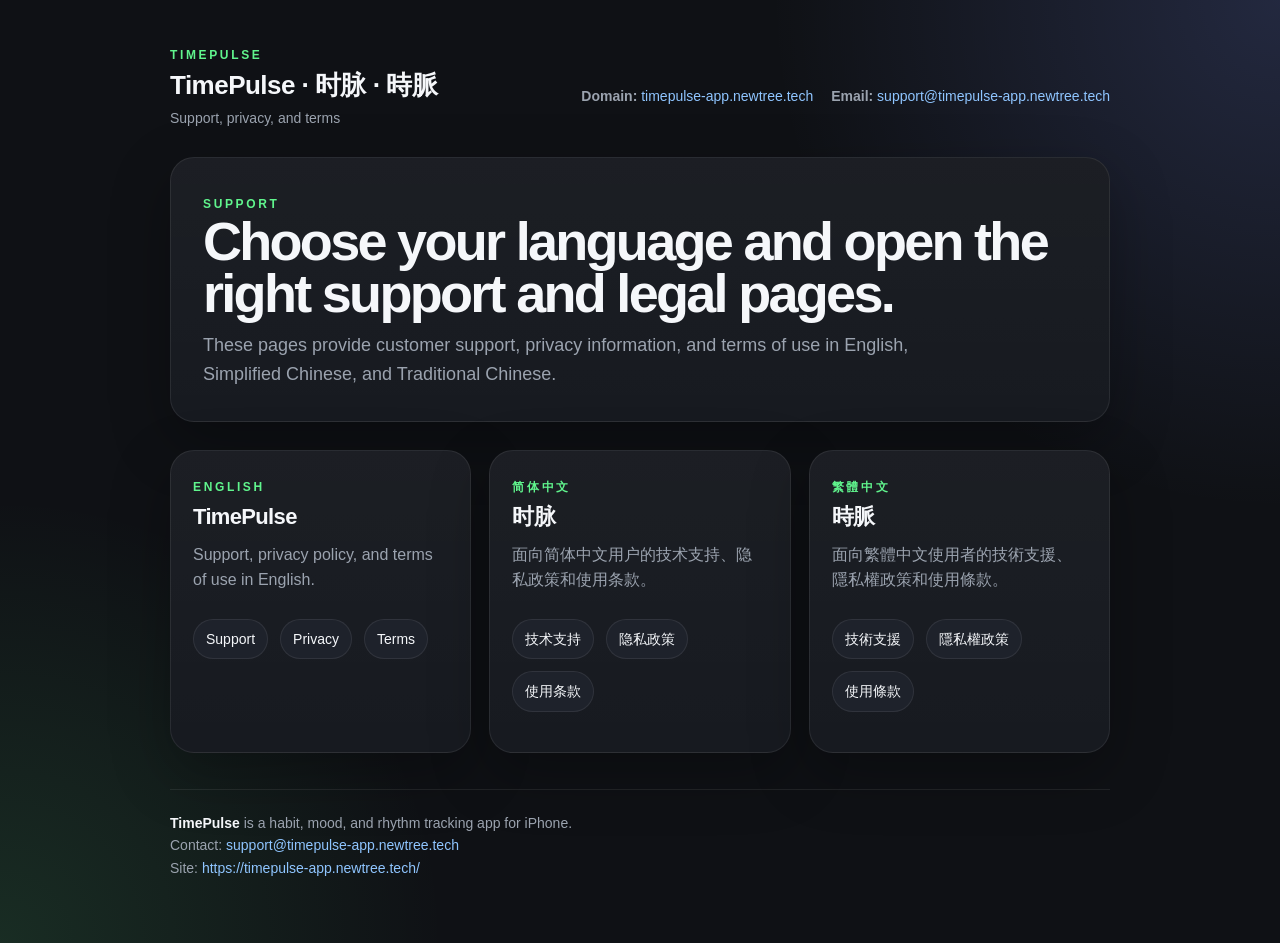
<file: docs/index.html>
<!DOCTYPE html>
<html lang="en">
<head>
  <meta charset="utf-8" />
  <meta name="viewport" content="width=device-width, initial-scale=1" />
  <title>TimePulse Support</title>
  <meta name="description" content="TimePulse support, privacy policy, and terms of use in English, Simplified Chinese, and Traditional Chinese." />
  <link rel="canonical" href="https://timepulse-app.newtree.tech/" />
  <link rel="stylesheet" href="styles.css" />
</head>
<body>
  <main class="shell">
    <header class="topbar">
      <div class="brand-text">
        <span class="eyebrow">TimePulse</span>
        <strong class="brand-title">TimePulse · 时脉 · 時脈</strong>
        <span class="brand-subtitle">Support, privacy, and terms</span>
      </div>
      <div class="meta">
        <span><strong>Domain:</strong> <a href="https://timepulse-app.newtree.tech/">timepulse-app.newtree.tech</a></span>
        <span><strong>Email:</strong> <a href="mailto:support@timepulse-app.newtree.tech">support@timepulse-app.newtree.tech</a></span>
      </div>
    </header>

    <section class="hero">
      <span class="eyebrow">Support</span>
      <h1>Choose your language and open the right support and legal pages.</h1>
      <p>These pages provide customer support, privacy information, and terms of use in English, Simplified Chinese, and Traditional Chinese.</p>
    </section>

    <section class="grid grid-3">
      <article class="card">
        <span class="eyebrow">English</span>
        <h2>TimePulse</h2>
        <p>Support, privacy policy, and terms of use in English.</p>
        <div class="section">
          <div class="nav">
            <a href="en/index.html">Support</a>
            <a href="en/privacy.html">Privacy</a>
            <a href="en/terms.html">Terms</a>
          </div>
        </div>
      </article>

      <article class="card">
        <span class="eyebrow">简体中文</span>
        <h2>时脉</h2>
        <p>面向简体中文用户的技术支持、隐私政策和使用条款。</p>
        <div class="section">
          <div class="nav">
            <a href="zh-Hans/index.html">技术支持</a>
            <a href="zh-Hans/privacy.html">隐私政策</a>
            <a href="zh-Hans/terms.html">使用条款</a>
          </div>
        </div>
      </article>

      <article class="card">
        <span class="eyebrow">繁體中文</span>
        <h2>時脈</h2>
        <p>面向繁體中文使用者的技術支援、隱私權政策和使用條款。</p>
        <div class="section">
          <div class="nav">
            <a href="zh-Hant/index.html">技術支援</a>
            <a href="zh-Hant/privacy.html">隱私權政策</a>
            <a href="zh-Hant/terms.html">使用條款</a>
          </div>
        </div>
      </article>
    </section>

    

    <footer class="footer">
      <strong>TimePulse</strong> is a habit, mood, and rhythm tracking app for iPhone.
      <br />
      Contact: <a href="mailto:support@timepulse-app.newtree.tech">support@timepulse-app.newtree.tech</a>
      <br />
      Site: <a href="https://timepulse-app.newtree.tech/">https://timepulse-app.newtree.tech/</a>
    </footer>
  </main>
</body>
</html>
</file>
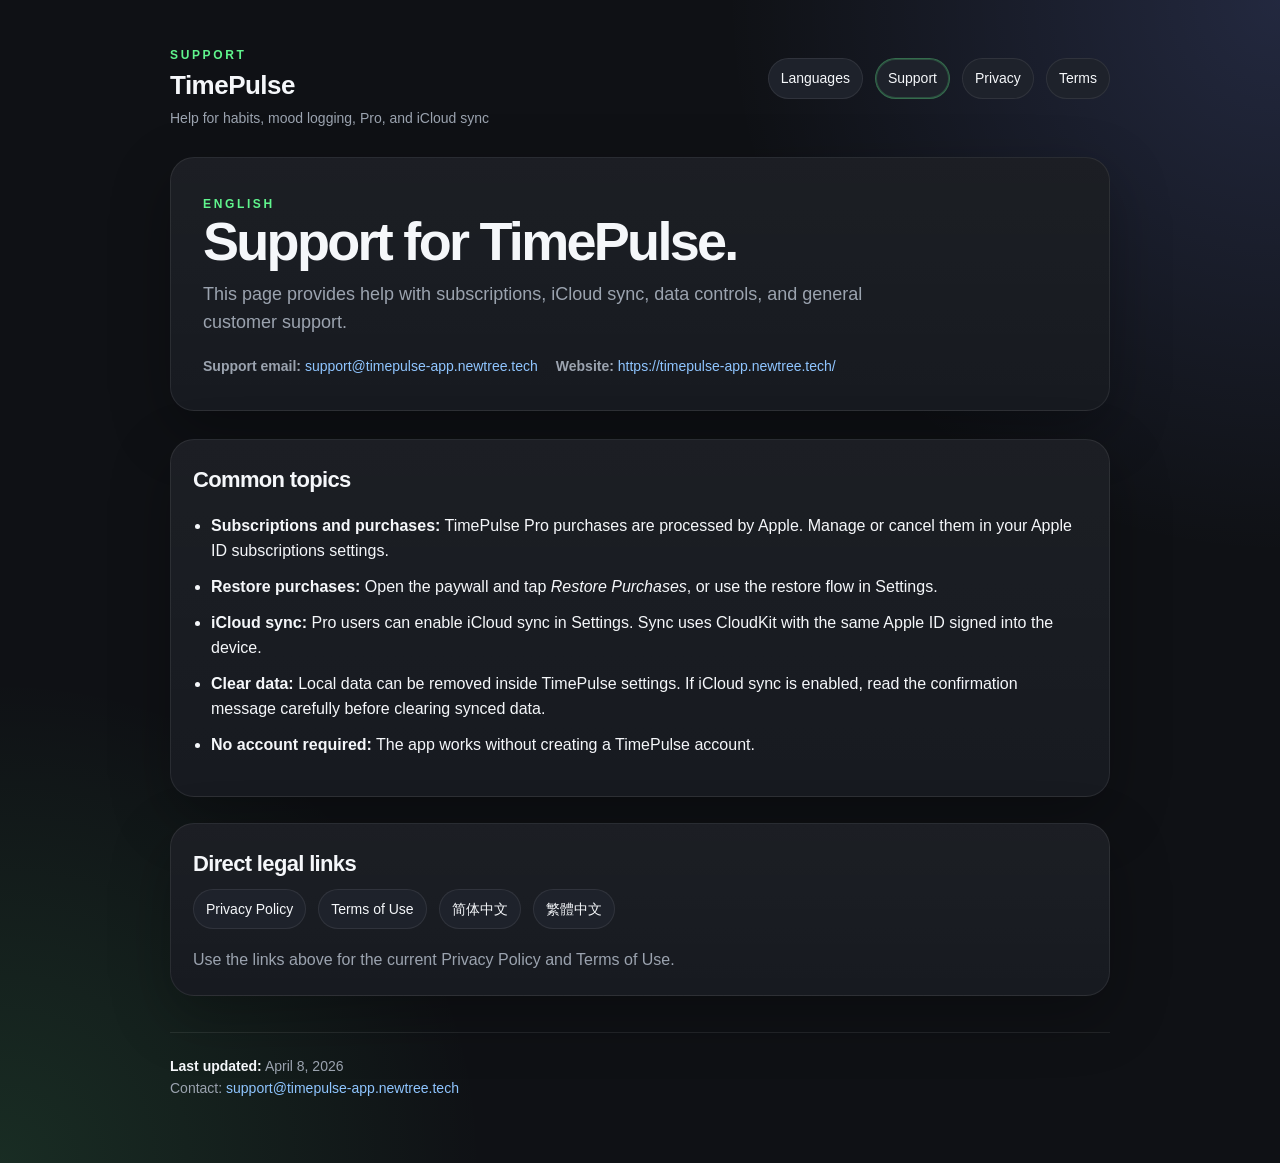
<file: docs/en/index.html>
<!DOCTYPE html>
<html lang="en">
<head>
  <meta charset="utf-8" />
  <meta name="viewport" content="width=device-width, initial-scale=1" />
  <title>TimePulse Support</title>
  <meta name="description" content="Support for TimePulse, including subscriptions, iCloud sync, data controls, and contact information." />
  <link rel="canonical" href="https://timepulse-app.newtree.tech/en/index.html" />
  <link rel="alternate" hreflang="en" href="https://timepulse-app.newtree.tech/en/index.html" />
  <link rel="alternate" hreflang="zh-Hans" href="https://timepulse-app.newtree.tech/zh-Hans/index.html" />
  <link rel="alternate" hreflang="zh-Hant" href="https://timepulse-app.newtree.tech/zh-Hant/index.html" />
  <link rel="stylesheet" href="../styles.css" />
</head>
<body>
  <main class="shell">
    <header class="topbar">
      <div class="brand-text">
        <span class="eyebrow">Support</span>
        <strong class="brand-title">TimePulse</strong>
        <span class="brand-subtitle">Help for habits, mood logging, Pro, and iCloud sync</span>
      </div>
      <div class="nav">
        <a href="../index.html">Languages</a>
        <a href="index.html" class="pill active">Support</a>
        <a href="privacy.html">Privacy</a>
        <a href="terms.html">Terms</a>
      </div>
    </header>

    <section class="hero">
      <span class="eyebrow">English</span>
      <h1>Support for TimePulse.</h1>
      <p>This page provides help with subscriptions, iCloud sync, data controls, and general customer support.</p>
      <div class="meta">
        <span><strong>Support email:</strong> <a href="mailto:support@timepulse-app.newtree.tech">support@timepulse-app.newtree.tech</a></span>
        <span><strong>Website:</strong> <a href="https://timepulse-app.newtree.tech/">https://timepulse-app.newtree.tech/</a></span>
      </div>
    </section>

    <section class="card">
      <h2>Common topics</h2>
      <ul class="list">
        <li><strong>Subscriptions and purchases:</strong> TimePulse Pro purchases are processed by Apple. Manage or cancel them in your Apple ID subscriptions settings.</li>
        <li><strong>Restore purchases:</strong> Open the paywall and tap <em>Restore Purchases</em>, or use the restore flow in Settings.</li>
        <li><strong>iCloud sync:</strong> Pro users can enable iCloud sync in Settings. Sync uses CloudKit with the same Apple ID signed into the device.</li>
        <li><strong>Clear data:</strong> Local data can be removed inside TimePulse settings. If iCloud sync is enabled, read the confirmation message carefully before clearing synced data.</li>
        <li><strong>No account required:</strong> The app works without creating a TimePulse account.</li>
      </ul>
    </section>

    <section class="card section">
      <h2>Direct legal links</h2>
      <div class="nav">
        <a href="privacy.html">Privacy Policy</a>
        <a href="terms.html">Terms of Use</a>
        <a href="../zh-Hans/index.html">简体中文</a>
        <a href="../zh-Hant/index.html">繁體中文</a>
      </div>
      <p>Use the links above for the current Privacy Policy and Terms of Use.</p>
    </section>

    <footer class="footer">
      <strong>Last updated:</strong> April 8, 2026
      <br />
      Contact: <a href="mailto:support@timepulse-app.newtree.tech">support@timepulse-app.newtree.tech</a>
    </footer>
  </main>
</body>
</html>
</file>
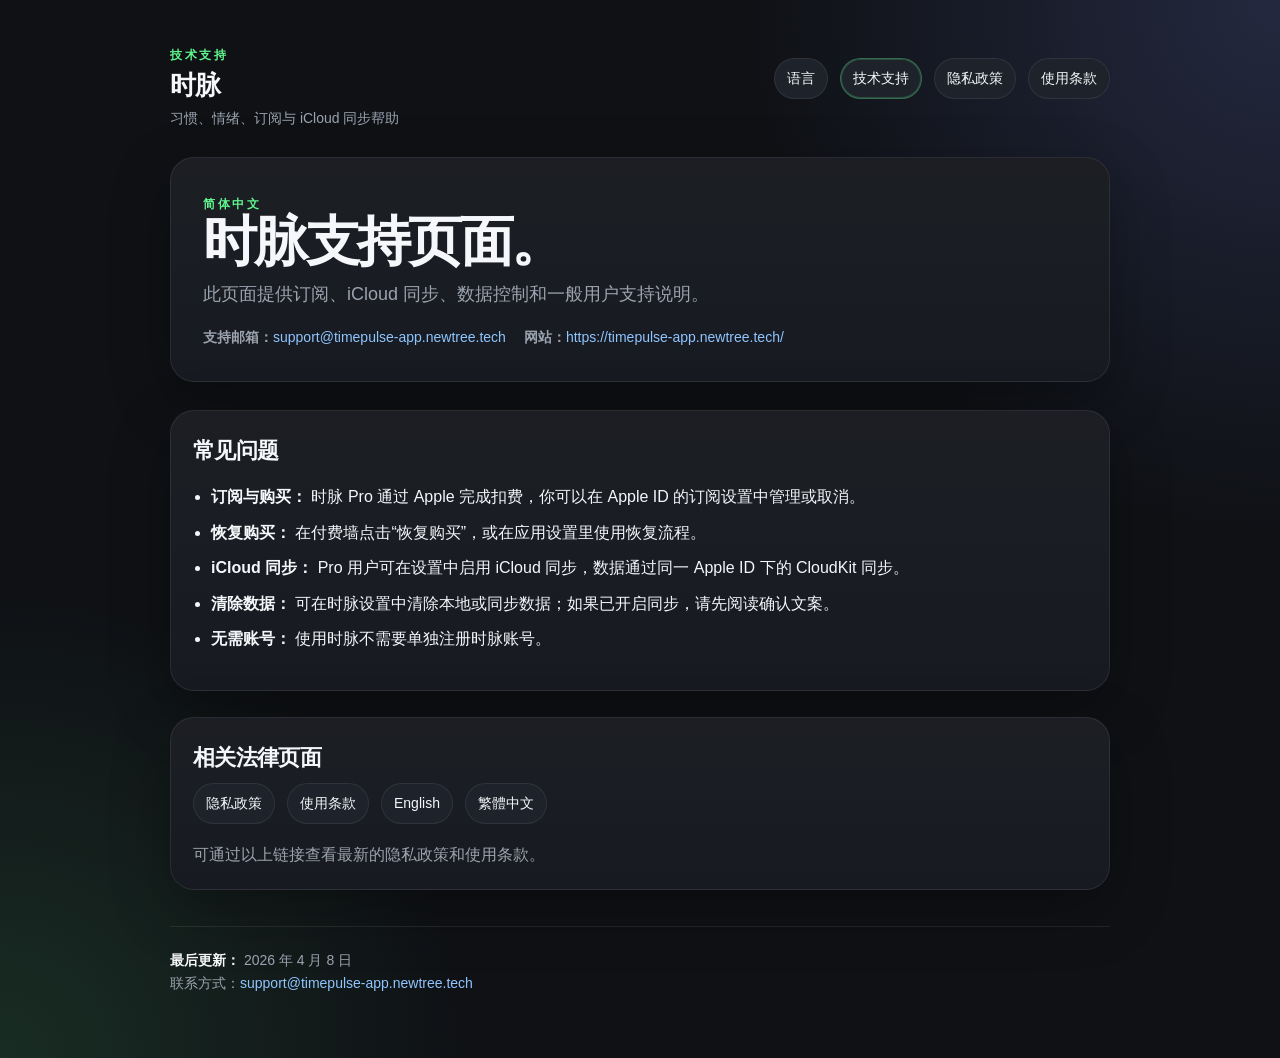
<file: docs/zh-Hans/index.html>
<!DOCTYPE html>
<html lang="zh-Hans">
<head>
  <meta charset="utf-8" />
  <meta name="viewport" content="width=device-width, initial-scale=1" />
  <title>时脉 技术支持</title>
  <meta name="description" content="时脉 App 的技术支持页面，包含订阅、iCloud 同步、数据控制和联系信息。" />
  <link rel="canonical" href="https://timepulse-app.newtree.tech/zh-Hans/index.html" />
  <link rel="alternate" hreflang="en" href="https://timepulse-app.newtree.tech/en/index.html" />
  <link rel="alternate" hreflang="zh-Hans" href="https://timepulse-app.newtree.tech/zh-Hans/index.html" />
  <link rel="alternate" hreflang="zh-Hant" href="https://timepulse-app.newtree.tech/zh-Hant/index.html" />
  <link rel="stylesheet" href="../styles.css" />
</head>
<body>
  <main class="shell">
    <header class="topbar">
      <div class="brand-text">
        <span class="eyebrow">技术支持</span>
        <strong class="brand-title">时脉</strong>
        <span class="brand-subtitle">习惯、情绪、订阅与 iCloud 同步帮助</span>
      </div>
      <div class="nav">
        <a href="../index.html">语言</a>
        <a href="index.html" class="pill active">技术支持</a>
        <a href="privacy.html">隐私政策</a>
        <a href="terms.html">使用条款</a>
      </div>
    </header>

    <section class="hero">
      <span class="eyebrow">简体中文</span>
      <h1>时脉支持页面。</h1>
      <p>此页面提供订阅、iCloud 同步、数据控制和一般用户支持说明。</p>
      <div class="meta">
        <span><strong>支持邮箱：</strong><a href="mailto:support@timepulse-app.newtree.tech">support@timepulse-app.newtree.tech</a></span>
        <span><strong>网站：</strong><a href="https://timepulse-app.newtree.tech/">https://timepulse-app.newtree.tech/</a></span>
      </div>
    </section>

    <section class="card">
      <h2>常见问题</h2>
      <ul class="list">
        <li><strong>订阅与购买：</strong> 时脉 Pro 通过 Apple 完成扣费，你可以在 Apple ID 的订阅设置中管理或取消。</li>
        <li><strong>恢复购买：</strong> 在付费墙点击“恢复购买”，或在应用设置里使用恢复流程。</li>
        <li><strong>iCloud 同步：</strong> Pro 用户可在设置中启用 iCloud 同步，数据通过同一 Apple ID 下的 CloudKit 同步。</li>
        <li><strong>清除数据：</strong> 可在时脉设置中清除本地或同步数据；如果已开启同步，请先阅读确认文案。</li>
        <li><strong>无需账号：</strong> 使用时脉不需要单独注册时脉账号。</li>
      </ul>
    </section>

    <section class="card section">
      <h2>相关法律页面</h2>
      <div class="nav">
        <a href="privacy.html">隐私政策</a>
        <a href="terms.html">使用条款</a>
        <a href="../en/index.html">English</a>
        <a href="../zh-Hant/index.html">繁體中文</a>
      </div>
      <p>可通过以上链接查看最新的隐私政策和使用条款。</p>
    </section>

    <footer class="footer">
      <strong>最后更新：</strong> 2026 年 4 月 8 日
      <br />
      联系方式：<a href="mailto:support@timepulse-app.newtree.tech">support@timepulse-app.newtree.tech</a>
    </footer>
  </main>
</body>
</html>
</file>
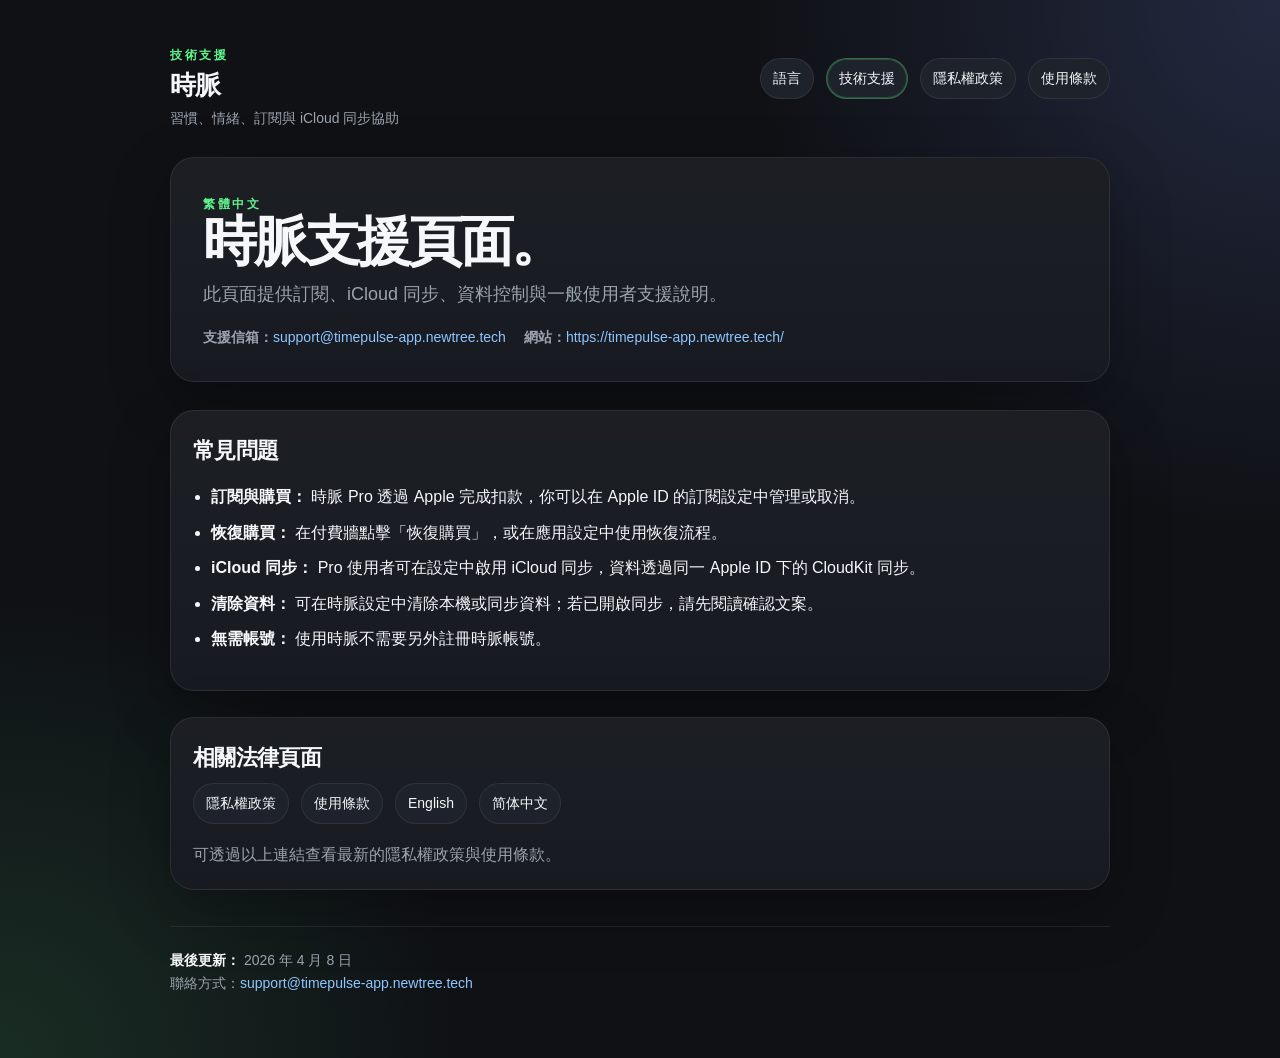
<file: docs/zh-Hant/index.html>
<!DOCTYPE html>
<html lang="zh-Hant">
<head>
  <meta charset="utf-8" />
  <meta name="viewport" content="width=device-width, initial-scale=1" />
  <title>時脈 技術支援</title>
  <meta name="description" content="時脈 App 的技術支援頁面，包含訂閱、iCloud 同步、資料控制與聯絡資訊。" />
  <link rel="canonical" href="https://timepulse-app.newtree.tech/zh-Hant/index.html" />
  <link rel="alternate" hreflang="en" href="https://timepulse-app.newtree.tech/en/index.html" />
  <link rel="alternate" hreflang="zh-Hans" href="https://timepulse-app.newtree.tech/zh-Hans/index.html" />
  <link rel="alternate" hreflang="zh-Hant" href="https://timepulse-app.newtree.tech/zh-Hant/index.html" />
  <link rel="stylesheet" href="../styles.css" />
</head>
<body>
  <main class="shell">
    <header class="topbar">
      <div class="brand-text">
        <span class="eyebrow">技術支援</span>
        <strong class="brand-title">時脈</strong>
        <span class="brand-subtitle">習慣、情緒、訂閱與 iCloud 同步協助</span>
      </div>
      <div class="nav">
        <a href="../index.html">語言</a>
        <a href="index.html" class="pill active">技術支援</a>
        <a href="privacy.html">隱私權政策</a>
        <a href="terms.html">使用條款</a>
      </div>
    </header>

    <section class="hero">
      <span class="eyebrow">繁體中文</span>
      <h1>時脈支援頁面。</h1>
      <p>此頁面提供訂閱、iCloud 同步、資料控制與一般使用者支援說明。</p>
      <div class="meta">
        <span><strong>支援信箱：</strong><a href="mailto:support@timepulse-app.newtree.tech">support@timepulse-app.newtree.tech</a></span>
        <span><strong>網站：</strong><a href="https://timepulse-app.newtree.tech/">https://timepulse-app.newtree.tech/</a></span>
      </div>
    </section>

    <section class="card">
      <h2>常見問題</h2>
      <ul class="list">
        <li><strong>訂閱與購買：</strong> 時脈 Pro 透過 Apple 完成扣款，你可以在 Apple ID 的訂閱設定中管理或取消。</li>
        <li><strong>恢復購買：</strong> 在付費牆點擊「恢復購買」，或在應用設定中使用恢復流程。</li>
        <li><strong>iCloud 同步：</strong> Pro 使用者可在設定中啟用 iCloud 同步，資料透過同一 Apple ID 下的 CloudKit 同步。</li>
        <li><strong>清除資料：</strong> 可在時脈設定中清除本機或同步資料；若已開啟同步，請先閱讀確認文案。</li>
        <li><strong>無需帳號：</strong> 使用時脈不需要另外註冊時脈帳號。</li>
      </ul>
    </section>

    <section class="card section">
      <h2>相關法律頁面</h2>
      <div class="nav">
        <a href="privacy.html">隱私權政策</a>
        <a href="terms.html">使用條款</a>
        <a href="../en/index.html">English</a>
        <a href="../zh-Hans/index.html">简体中文</a>
      </div>
      <p>可透過以上連結查看最新的隱私權政策與使用條款。</p>
    </section>

    <footer class="footer">
      <strong>最後更新：</strong> 2026 年 4 月 8 日
      <br />
      聯絡方式：<a href="mailto:support@timepulse-app.newtree.tech">support@timepulse-app.newtree.tech</a>
    </footer>
  </main>
</body>
</html>
</file>
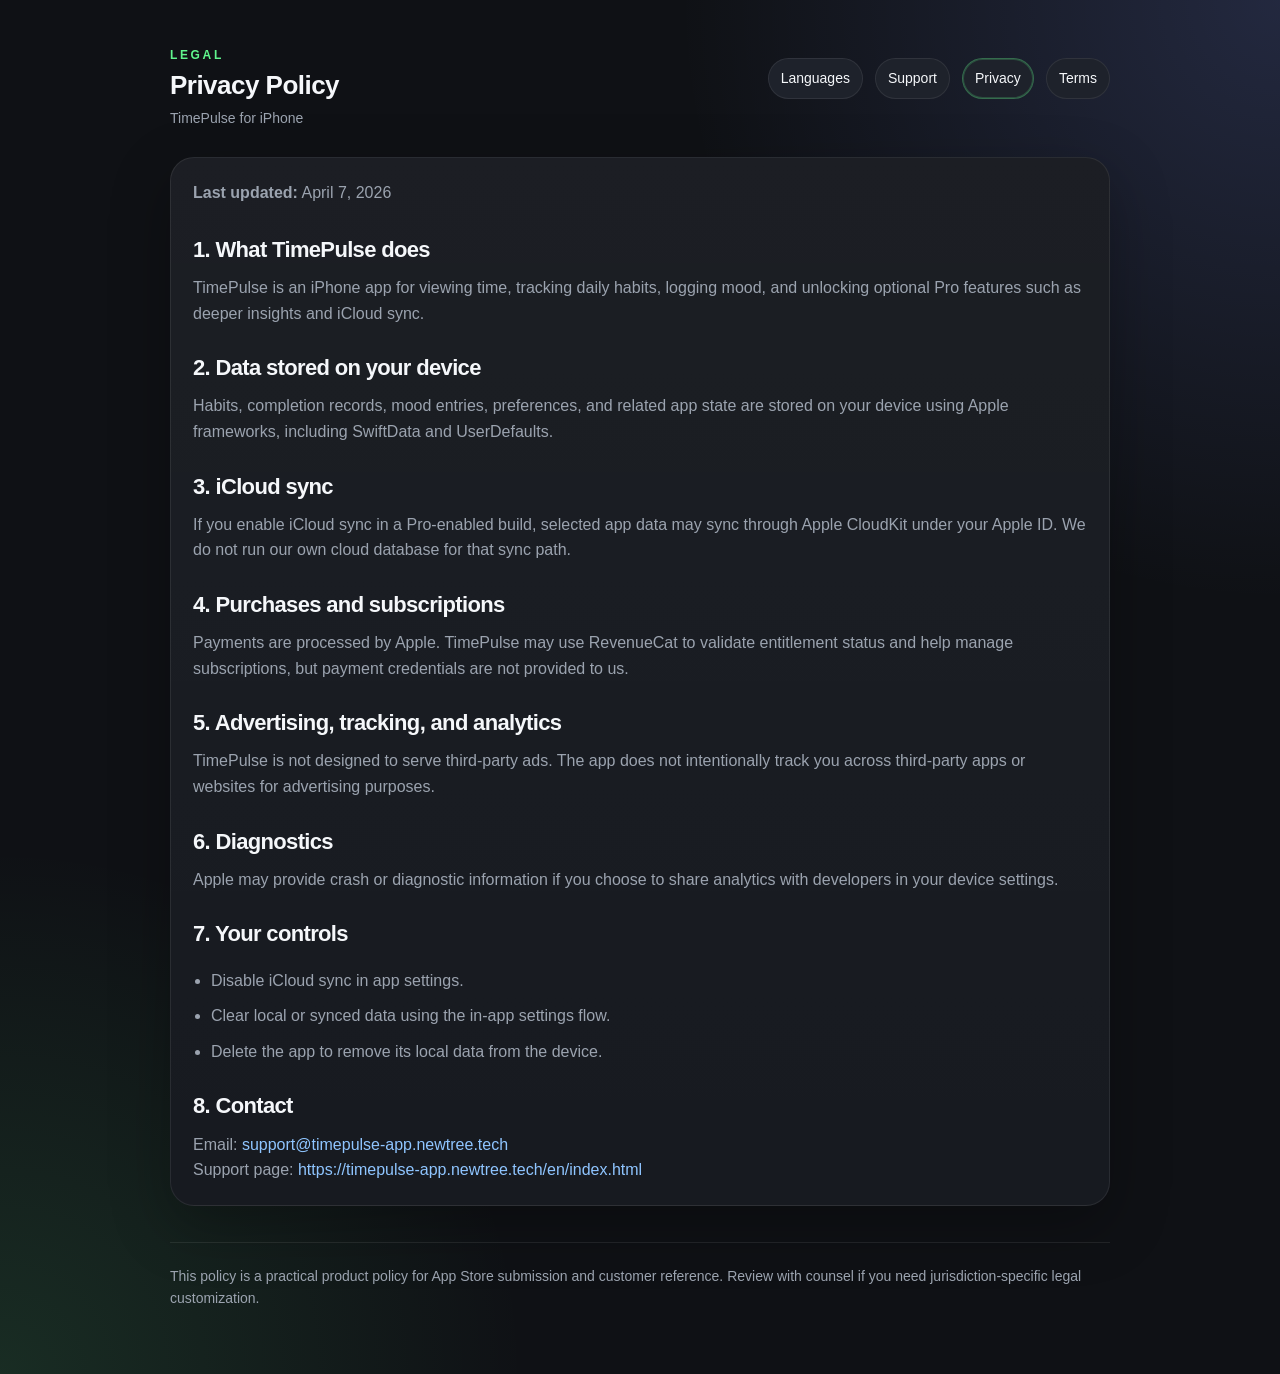
<file: docs/en/privacy.html>
<!DOCTYPE html>
<html lang="en">
<head>
  <meta charset="utf-8" />
  <meta name="viewport" content="width=device-width, initial-scale=1" />
  <title>TimePulse Privacy Policy</title>
  <meta name="description" content="Privacy policy for the TimePulse iPhone app." />
  <link rel="canonical" href="https://timepulse-app.newtree.tech/en/privacy.html" />
  <link rel="alternate" hreflang="en" href="https://timepulse-app.newtree.tech/en/privacy.html" />
  <link rel="alternate" hreflang="zh-Hans" href="https://timepulse-app.newtree.tech/zh-Hans/privacy.html" />
  <link rel="alternate" hreflang="zh-Hant" href="https://timepulse-app.newtree.tech/zh-Hant/privacy.html" />
  <link rel="stylesheet" href="../styles.css" />
</head>
<body>
  <main class="shell">
    <header class="topbar">
      <div class="brand-text">
        <span class="eyebrow">Legal</span>
        <strong class="brand-title">Privacy Policy</strong>
        <span class="brand-subtitle">TimePulse for iPhone</span>
      </div>
      <div class="nav">
        <a href="../index.html">Languages</a>
        <a href="index.html">Support</a>
        <a href="privacy.html" class="pill active">Privacy</a>
        <a href="terms.html">Terms</a>
      </div>
    </header>

    <section class="card">
      <p><strong>Last updated:</strong> April 7, 2026</p>

      <div class="section">
        <h2>1. What TimePulse does</h2>
        <p>TimePulse is an iPhone app for viewing time, tracking daily habits, logging mood, and unlocking optional Pro features such as deeper insights and iCloud sync.</p>
      </div>

      <div class="section">
        <h2>2. Data stored on your device</h2>
        <p>Habits, completion records, mood entries, preferences, and related app state are stored on your device using Apple frameworks, including SwiftData and UserDefaults.</p>
      </div>

      <div class="section">
        <h2>3. iCloud sync</h2>
        <p>If you enable iCloud sync in a Pro-enabled build, selected app data may sync through Apple CloudKit under your Apple ID. We do not run our own cloud database for that sync path.</p>
      </div>

      <div class="section">
        <h2>4. Purchases and subscriptions</h2>
        <p>Payments are processed by Apple. TimePulse may use RevenueCat to validate entitlement status and help manage subscriptions, but payment credentials are not provided to us.</p>
      </div>

      <div class="section">
        <h2>5. Advertising, tracking, and analytics</h2>
        <p>TimePulse is not designed to serve third-party ads. The app does not intentionally track you across third-party apps or websites for advertising purposes.</p>
      </div>

      <div class="section">
        <h2>6. Diagnostics</h2>
        <p>Apple may provide crash or diagnostic information if you choose to share analytics with developers in your device settings.</p>
      </div>

      <div class="section">
        <h2>7. Your controls</h2>
        <ul class="list">
          <li>Disable iCloud sync in app settings.</li>
          <li>Clear local or synced data using the in-app settings flow.</li>
          <li>Delete the app to remove its local data from the device.</li>
        </ul>
      </div>

      <div class="section">
        <h2>8. Contact</h2>
        <p>Email: <a href="mailto:support@timepulse-app.newtree.tech">support@timepulse-app.newtree.tech</a></p>
        <p>Support page: <a href="https://timepulse-app.newtree.tech/en/index.html">https://timepulse-app.newtree.tech/en/index.html</a></p>
      </div>
    </section>

    <footer class="footer">
      This policy is a practical product policy for App Store submission and customer reference. Review with counsel if you need jurisdiction-specific legal customization.
    </footer>
  </main>
</body>
</html>
</file>
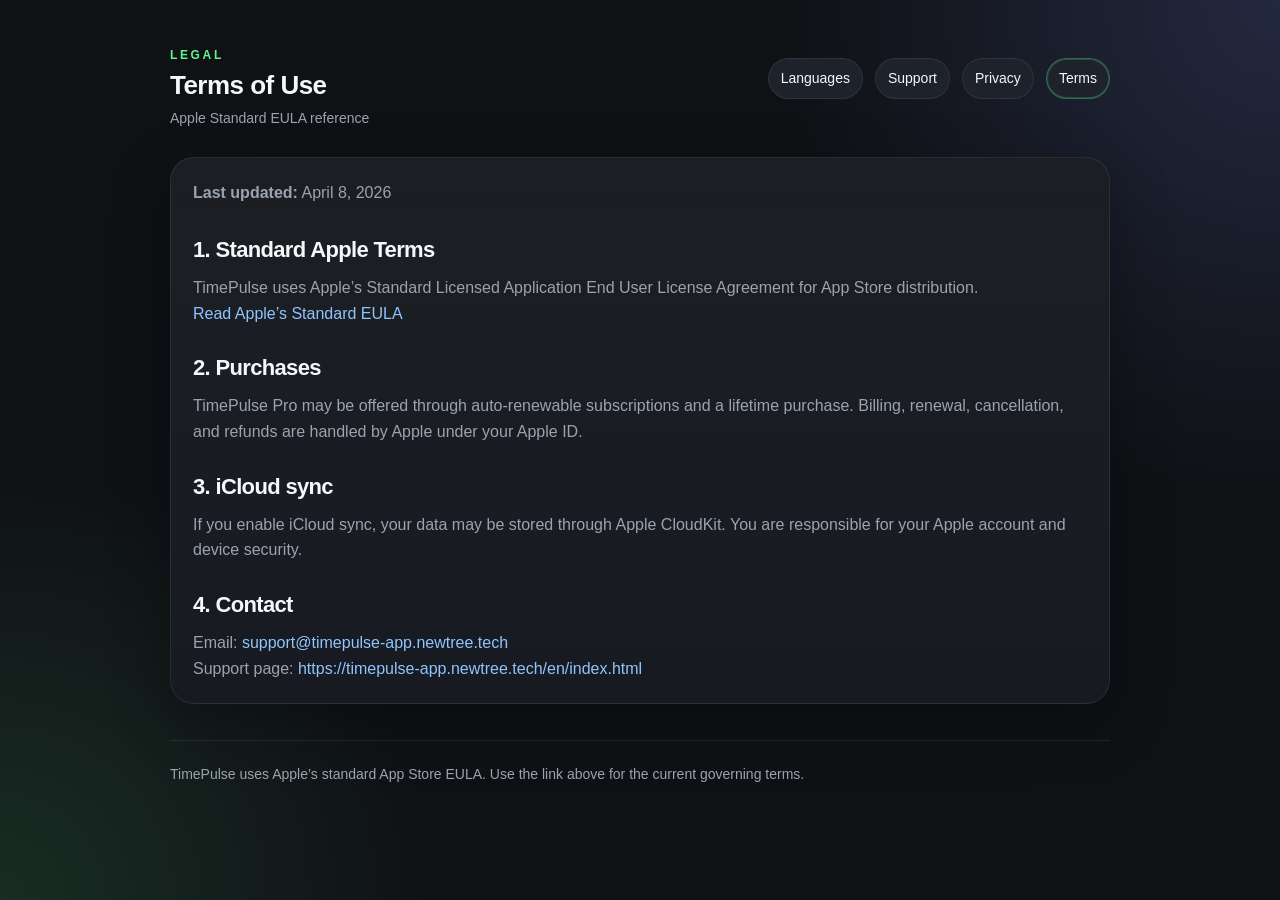
<file: docs/en/terms.html>
<!DOCTYPE html>
<html lang="en">
<head>
  <meta charset="utf-8" />
  <meta name="viewport" content="width=device-width, initial-scale=1" />
  <title>TimePulse Terms of Use</title>
  <meta name="description" content="TimePulse uses Apple's Standard Licensed Application End User License Agreement." />
  <link rel="canonical" href="https://timepulse-app.newtree.tech/en/terms.html" />
  <link rel="alternate" hreflang="en" href="https://timepulse-app.newtree.tech/en/terms.html" />
  <link rel="alternate" hreflang="zh-Hans" href="https://timepulse-app.newtree.tech/zh-Hans/terms.html" />
  <link rel="alternate" hreflang="zh-Hant" href="https://timepulse-app.newtree.tech/zh-Hant/terms.html" />
  <link rel="stylesheet" href="../styles.css" />
</head>
<body>
  <main class="shell">
    <header class="topbar">
      <div class="brand-text">
        <span class="eyebrow">Legal</span>
        <strong class="brand-title">Terms of Use</strong>
        <span class="brand-subtitle">Apple Standard EULA reference</span>
      </div>
      <div class="nav">
        <a href="../index.html">Languages</a>
        <a href="index.html">Support</a>
        <a href="privacy.html">Privacy</a>
        <a href="terms.html" class="pill active">Terms</a>
      </div>
    </header>

    <section class="card">
      <p><strong>Last updated:</strong> April 8, 2026</p>

      <div class="section">
        <h2>1. Standard Apple Terms</h2>
        <p>TimePulse uses Apple’s Standard Licensed Application End User License Agreement for App Store distribution.</p>
        <p><a href="https://www.apple.com/legal/internet-services/itunes/dev/stdeula/">Read Apple’s Standard EULA</a></p>
      </div>

      <div class="section">
        <h2>2. Purchases</h2>
        <p>TimePulse Pro may be offered through auto-renewable subscriptions and a lifetime purchase. Billing, renewal, cancellation, and refunds are handled by Apple under your Apple ID.</p>
      </div>

      <div class="section">
        <h2>3. iCloud sync</h2>
        <p>If you enable iCloud sync, your data may be stored through Apple CloudKit. You are responsible for your Apple account and device security.</p>
      </div>

      <div class="section">
        <h2>4. Contact</h2>
        <p>Email: <a href="mailto:support@timepulse-app.newtree.tech">support@timepulse-app.newtree.tech</a></p>
        <p>Support page: <a href="https://timepulse-app.newtree.tech/en/index.html">https://timepulse-app.newtree.tech/en/index.html</a></p>
      </div>

    </section>

    <footer class="footer">
      TimePulse uses Apple’s standard App Store EULA. Use the link above for the current governing terms.
    </footer>
  </main>
</body>
</html>
</file>
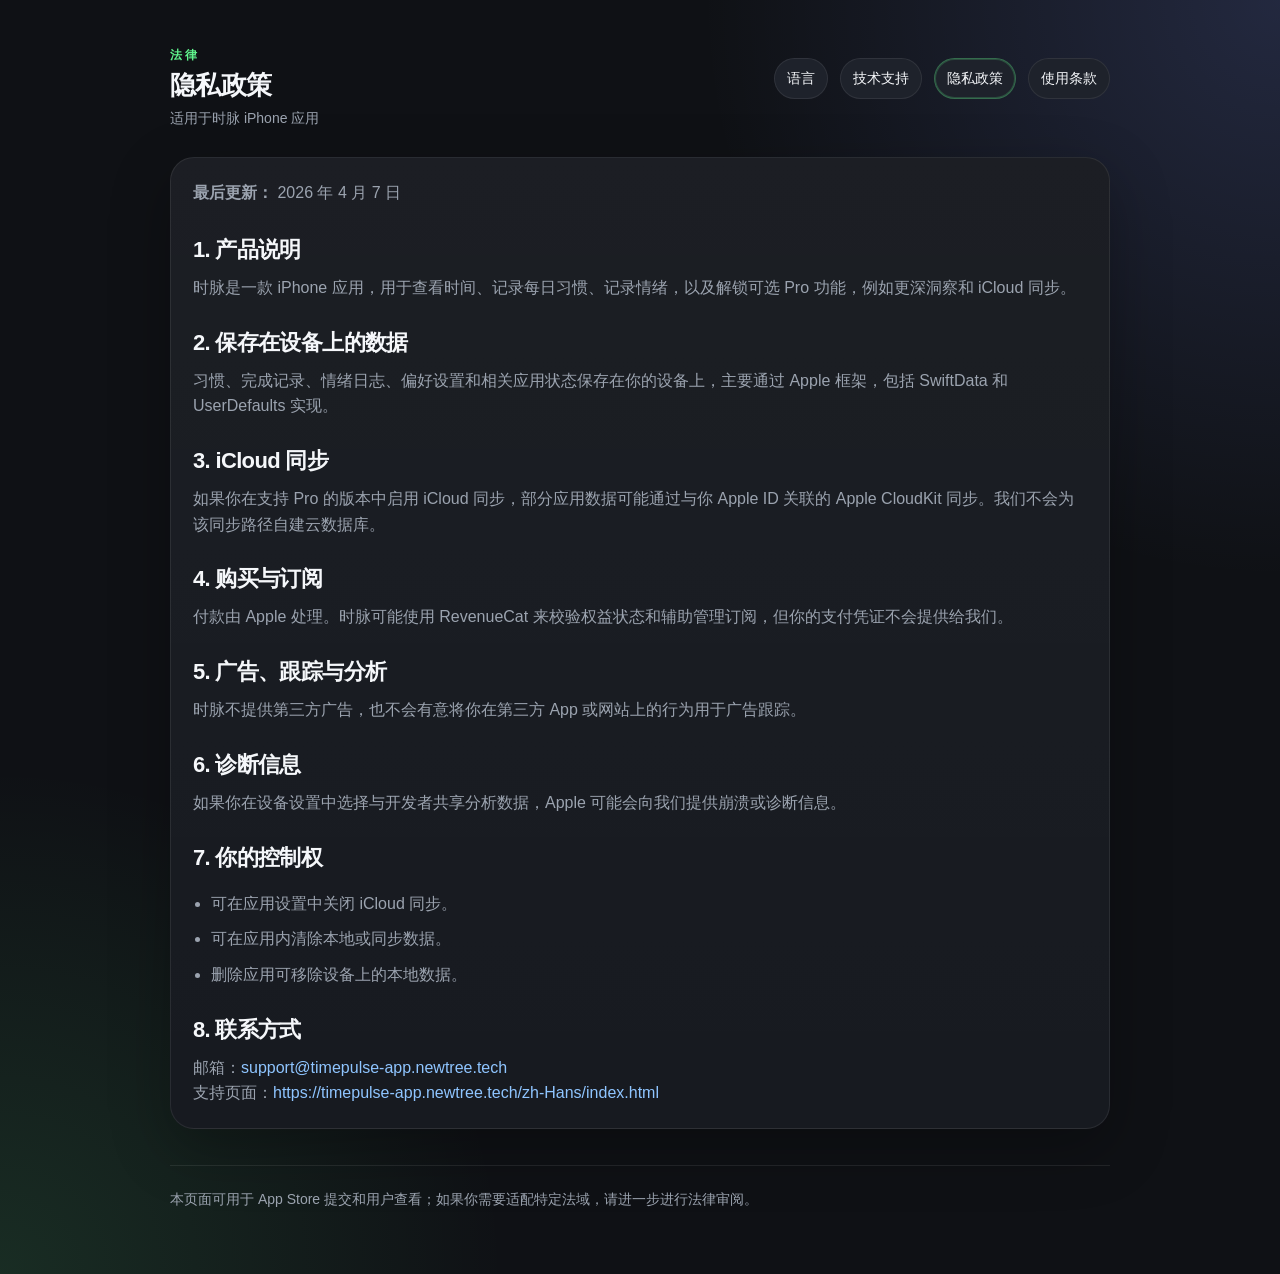
<file: docs/zh-Hans/privacy.html>
<!DOCTYPE html>
<html lang="zh-Hans">
<head>
  <meta charset="utf-8" />
  <meta name="viewport" content="width=device-width, initial-scale=1" />
  <title>时脉 隐私政策</title>
  <meta name="description" content="时脉 iPhone 应用的隐私政策。" />
  <link rel="canonical" href="https://timepulse-app.newtree.tech/zh-Hans/privacy.html" />
  <link rel="alternate" hreflang="en" href="https://timepulse-app.newtree.tech/en/privacy.html" />
  <link rel="alternate" hreflang="zh-Hans" href="https://timepulse-app.newtree.tech/zh-Hans/privacy.html" />
  <link rel="alternate" hreflang="zh-Hant" href="https://timepulse-app.newtree.tech/zh-Hant/privacy.html" />
  <link rel="stylesheet" href="../styles.css" />
</head>
<body>
  <main class="shell">
    <header class="topbar">
      <div class="brand-text">
        <span class="eyebrow">法律</span>
        <strong class="brand-title">隐私政策</strong>
        <span class="brand-subtitle">适用于时脉 iPhone 应用</span>
      </div>
      <div class="nav">
        <a href="../index.html">语言</a>
        <a href="index.html">技术支持</a>
        <a href="privacy.html" class="pill active">隐私政策</a>
        <a href="terms.html">使用条款</a>
      </div>
    </header>

    <section class="card">
      <p><strong>最后更新：</strong> 2026 年 4 月 7 日</p>

      <div class="section">
        <h2>1. 产品说明</h2>
        <p>时脉是一款 iPhone 应用，用于查看时间、记录每日习惯、记录情绪，以及解锁可选 Pro 功能，例如更深洞察和 iCloud 同步。</p>
      </div>

      <div class="section">
        <h2>2. 保存在设备上的数据</h2>
        <p>习惯、完成记录、情绪日志、偏好设置和相关应用状态保存在你的设备上，主要通过 Apple 框架，包括 SwiftData 和 UserDefaults 实现。</p>
      </div>

      <div class="section">
        <h2>3. iCloud 同步</h2>
        <p>如果你在支持 Pro 的版本中启用 iCloud 同步，部分应用数据可能通过与你 Apple ID 关联的 Apple CloudKit 同步。我们不会为该同步路径自建云数据库。</p>
      </div>

      <div class="section">
        <h2>4. 购买与订阅</h2>
        <p>付款由 Apple 处理。时脉可能使用 RevenueCat 来校验权益状态和辅助管理订阅，但你的支付凭证不会提供给我们。</p>
      </div>

      <div class="section">
        <h2>5. 广告、跟踪与分析</h2>
        <p>时脉不提供第三方广告，也不会有意将你在第三方 App 或网站上的行为用于广告跟踪。</p>
      </div>

      <div class="section">
        <h2>6. 诊断信息</h2>
        <p>如果你在设备设置中选择与开发者共享分析数据，Apple 可能会向我们提供崩溃或诊断信息。</p>
      </div>

      <div class="section">
        <h2>7. 你的控制权</h2>
        <ul class="list">
          <li>可在应用设置中关闭 iCloud 同步。</li>
          <li>可在应用内清除本地或同步数据。</li>
          <li>删除应用可移除设备上的本地数据。</li>
        </ul>
      </div>

      <div class="section">
        <h2>8. 联系方式</h2>
        <p>邮箱：<a href="mailto:support@timepulse-app.newtree.tech">support@timepulse-app.newtree.tech</a></p>
        <p>支持页面：<a href="https://timepulse-app.newtree.tech/zh-Hans/index.html">https://timepulse-app.newtree.tech/zh-Hans/index.html</a></p>
      </div>
    </section>

    <footer class="footer">
      本页面可用于 App Store 提交和用户查看；如果你需要适配特定法域，请进一步进行法律审阅。
    </footer>
  </main>
</body>
</html>
</file>
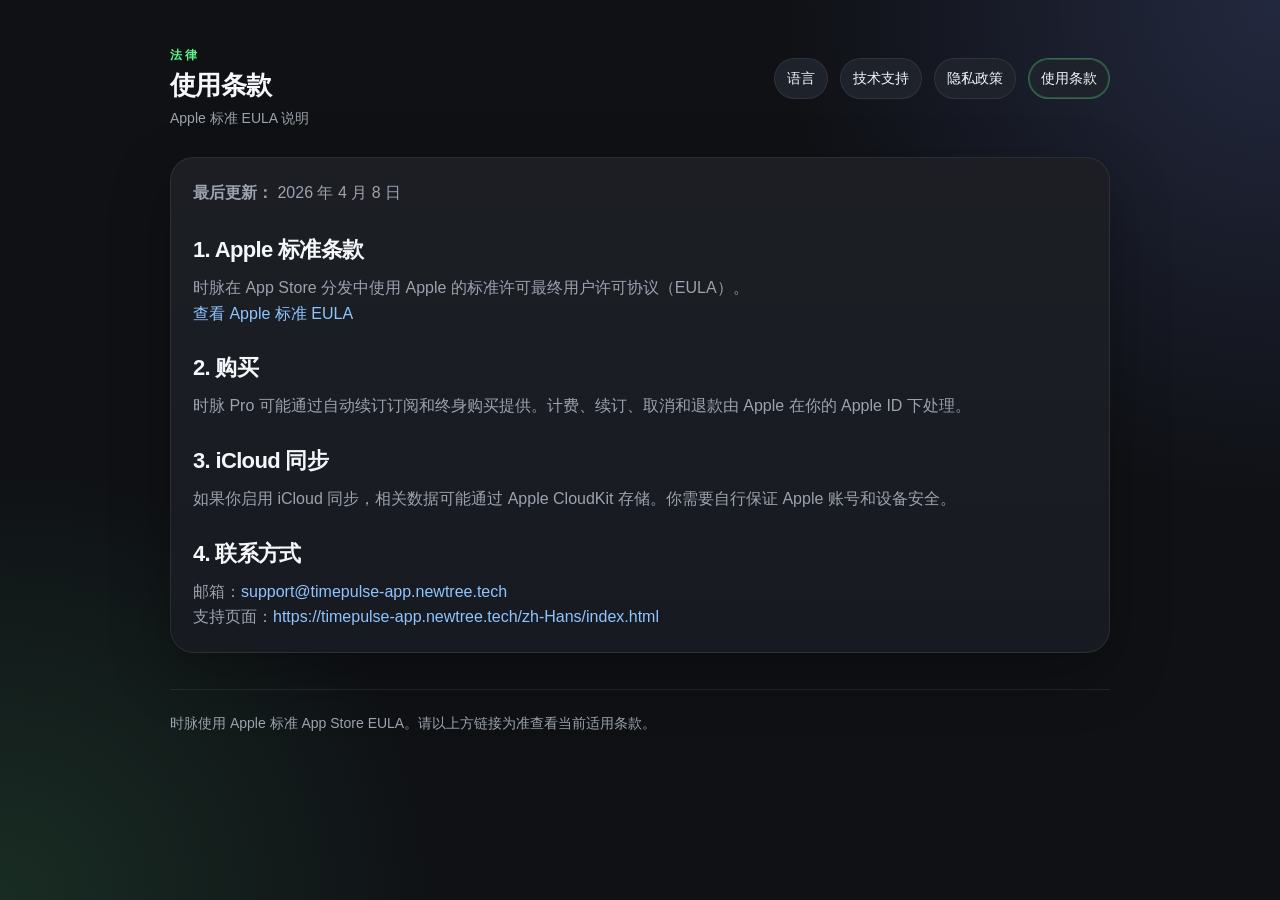
<file: docs/zh-Hans/terms.html>
<!DOCTYPE html>
<html lang="zh-Hans">
<head>
  <meta charset="utf-8" />
  <meta name="viewport" content="width=device-width, initial-scale=1" />
  <title>时脉 使用条款</title>
  <meta name="description" content="时脉使用 Apple 标准许可最终用户许可协议（EULA）。" />
  <link rel="canonical" href="https://timepulse-app.newtree.tech/zh-Hans/terms.html" />
  <link rel="alternate" hreflang="en" href="https://timepulse-app.newtree.tech/en/terms.html" />
  <link rel="alternate" hreflang="zh-Hans" href="https://timepulse-app.newtree.tech/zh-Hans/terms.html" />
  <link rel="alternate" hreflang="zh-Hant" href="https://timepulse-app.newtree.tech/zh-Hant/terms.html" />
  <link rel="stylesheet" href="../styles.css" />
</head>
<body>
  <main class="shell">
    <header class="topbar">
      <div class="brand-text">
        <span class="eyebrow">法律</span>
        <strong class="brand-title">使用条款</strong>
        <span class="brand-subtitle">Apple 标准 EULA 说明</span>
      </div>
      <div class="nav">
        <a href="../index.html">语言</a>
        <a href="index.html">技术支持</a>
        <a href="privacy.html">隐私政策</a>
        <a href="terms.html" class="pill active">使用条款</a>
      </div>
    </header>

    <section class="card">
      <p><strong>最后更新：</strong> 2026 年 4 月 8 日</p>

      <div class="section">
        <h2>1. Apple 标准条款</h2>
        <p>时脉在 App Store 分发中使用 Apple 的标准许可最终用户许可协议（EULA）。</p>
        <p><a href="https://www.apple.com/legal/internet-services/itunes/dev/stdeula/">查看 Apple 标准 EULA</a></p>
      </div>

      <div class="section">
        <h2>2. 购买</h2>
        <p>时脉 Pro 可能通过自动续订订阅和终身购买提供。计费、续订、取消和退款由 Apple 在你的 Apple ID 下处理。</p>
      </div>

      <div class="section">
        <h2>3. iCloud 同步</h2>
        <p>如果你启用 iCloud 同步，相关数据可能通过 Apple CloudKit 存储。你需要自行保证 Apple 账号和设备安全。</p>
      </div>

      <div class="section">
        <h2>4. 联系方式</h2>
        <p>邮箱：<a href="mailto:support@timepulse-app.newtree.tech">support@timepulse-app.newtree.tech</a></p>
        <p>支持页面：<a href="https://timepulse-app.newtree.tech/zh-Hans/index.html">https://timepulse-app.newtree.tech/zh-Hans/index.html</a></p>
      </div>

    </section>

    <footer class="footer">
      时脉使用 Apple 标准 App Store EULA。请以上方链接为准查看当前适用条款。
    </footer>
  </main>
</body>
</html>
</file>
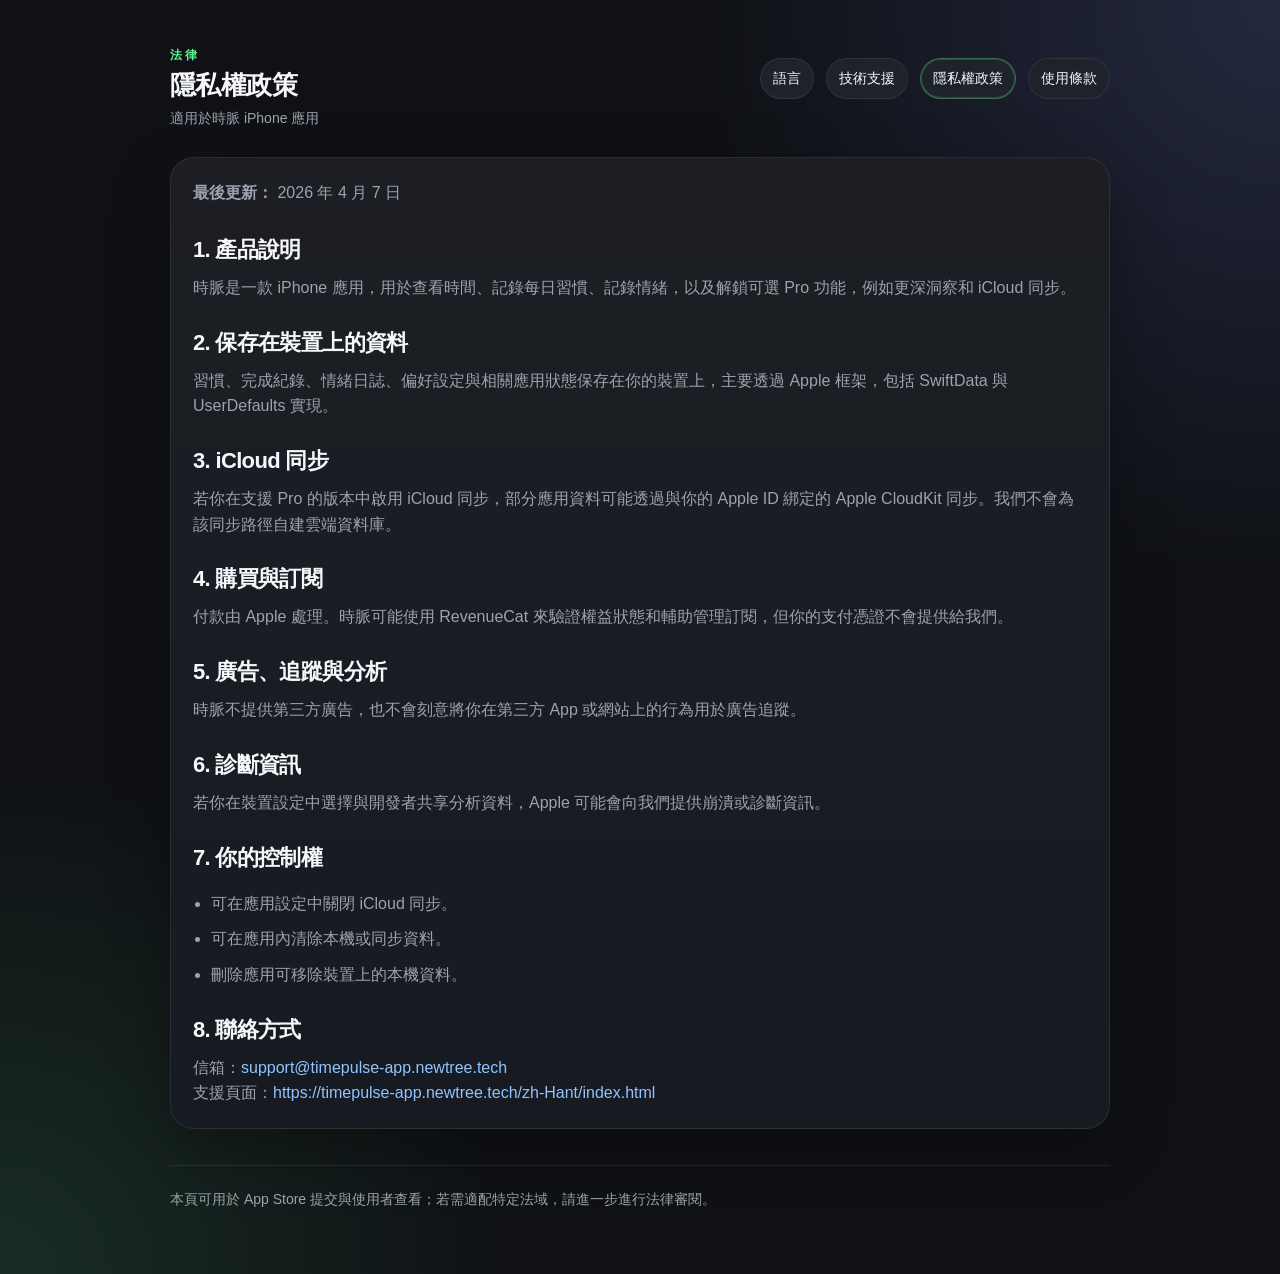
<file: docs/zh-Hant/privacy.html>
<!DOCTYPE html>
<html lang="zh-Hant">
<head>
  <meta charset="utf-8" />
  <meta name="viewport" content="width=device-width, initial-scale=1" />
  <title>時脈 隱私權政策</title>
  <meta name="description" content="時脈 iPhone 應用的隱私權政策。" />
  <link rel="canonical" href="https://timepulse-app.newtree.tech/zh-Hant/privacy.html" />
  <link rel="alternate" hreflang="en" href="https://timepulse-app.newtree.tech/en/privacy.html" />
  <link rel="alternate" hreflang="zh-Hans" href="https://timepulse-app.newtree.tech/zh-Hans/privacy.html" />
  <link rel="alternate" hreflang="zh-Hant" href="https://timepulse-app.newtree.tech/zh-Hant/privacy.html" />
  <link rel="stylesheet" href="../styles.css" />
</head>
<body>
  <main class="shell">
    <header class="topbar">
      <div class="brand-text">
        <span class="eyebrow">法律</span>
        <strong class="brand-title">隱私權政策</strong>
        <span class="brand-subtitle">適用於時脈 iPhone 應用</span>
      </div>
      <div class="nav">
        <a href="../index.html">語言</a>
        <a href="index.html">技術支援</a>
        <a href="privacy.html" class="pill active">隱私權政策</a>
        <a href="terms.html">使用條款</a>
      </div>
    </header>

    <section class="card">
      <p><strong>最後更新：</strong> 2026 年 4 月 7 日</p>

      <div class="section">
        <h2>1. 產品說明</h2>
        <p>時脈是一款 iPhone 應用，用於查看時間、記錄每日習慣、記錄情緒，以及解鎖可選 Pro 功能，例如更深洞察和 iCloud 同步。</p>
      </div>

      <div class="section">
        <h2>2. 保存在裝置上的資料</h2>
        <p>習慣、完成紀錄、情緒日誌、偏好設定與相關應用狀態保存在你的裝置上，主要透過 Apple 框架，包括 SwiftData 與 UserDefaults 實現。</p>
      </div>

      <div class="section">
        <h2>3. iCloud 同步</h2>
        <p>若你在支援 Pro 的版本中啟用 iCloud 同步，部分應用資料可能透過與你的 Apple ID 綁定的 Apple CloudKit 同步。我們不會為該同步路徑自建雲端資料庫。</p>
      </div>

      <div class="section">
        <h2>4. 購買與訂閱</h2>
        <p>付款由 Apple 處理。時脈可能使用 RevenueCat 來驗證權益狀態和輔助管理訂閱，但你的支付憑證不會提供給我們。</p>
      </div>

      <div class="section">
        <h2>5. 廣告、追蹤與分析</h2>
        <p>時脈不提供第三方廣告，也不會刻意將你在第三方 App 或網站上的行為用於廣告追蹤。</p>
      </div>

      <div class="section">
        <h2>6. 診斷資訊</h2>
        <p>若你在裝置設定中選擇與開發者共享分析資料，Apple 可能會向我們提供崩潰或診斷資訊。</p>
      </div>

      <div class="section">
        <h2>7. 你的控制權</h2>
        <ul class="list">
          <li>可在應用設定中關閉 iCloud 同步。</li>
          <li>可在應用內清除本機或同步資料。</li>
          <li>刪除應用可移除裝置上的本機資料。</li>
        </ul>
      </div>

      <div class="section">
        <h2>8. 聯絡方式</h2>
        <p>信箱：<a href="mailto:support@timepulse-app.newtree.tech">support@timepulse-app.newtree.tech</a></p>
        <p>支援頁面：<a href="https://timepulse-app.newtree.tech/zh-Hant/index.html">https://timepulse-app.newtree.tech/zh-Hant/index.html</a></p>
      </div>
    </section>

    <footer class="footer">
      本頁可用於 App Store 提交與使用者查看；若需適配特定法域，請進一步進行法律審閱。
    </footer>
  </main>
</body>
</html>
</file>
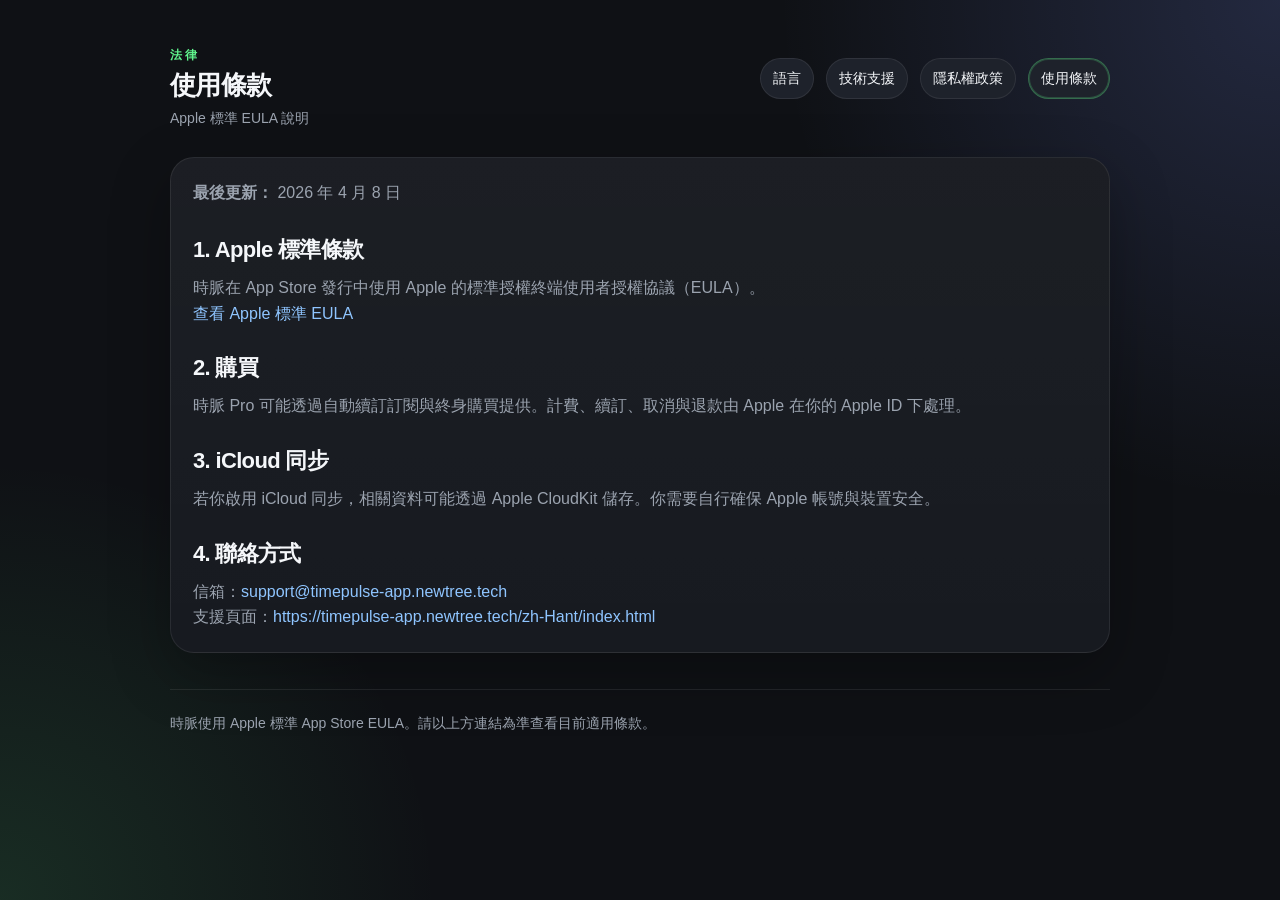
<file: docs/zh-Hant/terms.html>
<!DOCTYPE html>
<html lang="zh-Hant">
<head>
  <meta charset="utf-8" />
  <meta name="viewport" content="width=device-width, initial-scale=1" />
  <title>時脈 使用條款</title>
  <meta name="description" content="時脈使用 Apple 標準授權終端使用者授權協議（EULA）。" />
  <link rel="canonical" href="https://timepulse-app.newtree.tech/zh-Hant/terms.html" />
  <link rel="alternate" hreflang="en" href="https://timepulse-app.newtree.tech/en/terms.html" />
  <link rel="alternate" hreflang="zh-Hans" href="https://timepulse-app.newtree.tech/zh-Hans/terms.html" />
  <link rel="alternate" hreflang="zh-Hant" href="https://timepulse-app.newtree.tech/zh-Hant/terms.html" />
  <link rel="stylesheet" href="../styles.css" />
</head>
<body>
  <main class="shell">
    <header class="topbar">
      <div class="brand-text">
        <span class="eyebrow">法律</span>
        <strong class="brand-title">使用條款</strong>
        <span class="brand-subtitle">Apple 標準 EULA 說明</span>
      </div>
      <div class="nav">
        <a href="../index.html">語言</a>
        <a href="index.html">技術支援</a>
        <a href="privacy.html">隱私權政策</a>
        <a href="terms.html" class="pill active">使用條款</a>
      </div>
    </header>

    <section class="card">
      <p><strong>最後更新：</strong> 2026 年 4 月 8 日</p>

      <div class="section">
        <h2>1. Apple 標準條款</h2>
        <p>時脈在 App Store 發行中使用 Apple 的標準授權終端使用者授權協議（EULA）。</p>
        <p><a href="https://www.apple.com/legal/internet-services/itunes/dev/stdeula/">查看 Apple 標準 EULA</a></p>
      </div>

      <div class="section">
        <h2>2. 購買</h2>
        <p>時脈 Pro 可能透過自動續訂訂閱與終身購買提供。計費、續訂、取消與退款由 Apple 在你的 Apple ID 下處理。</p>
      </div>

      <div class="section">
        <h2>3. iCloud 同步</h2>
        <p>若你啟用 iCloud 同步，相關資料可能透過 Apple CloudKit 儲存。你需要自行確保 Apple 帳號與裝置安全。</p>
      </div>

      <div class="section">
        <h2>4. 聯絡方式</h2>
        <p>信箱：<a href="mailto:support@timepulse-app.newtree.tech">support@timepulse-app.newtree.tech</a></p>
        <p>支援頁面：<a href="https://timepulse-app.newtree.tech/zh-Hant/index.html">https://timepulse-app.newtree.tech/zh-Hant/index.html</a></p>
      </div>

    </section>

    <footer class="footer">
      時脈使用 Apple 標準 App Store EULA。請以上方連結為準查看目前適用條款。
    </footer>
  </main>
</body>
</html>
</file>
<file: docs/styles.css>
:root {
  --bg: #0f1115;
  --surface: #171a20;
  --surface-2: #1e222b;
  --text: #f5f7fa;
  --muted: #9ba3af;
  --border: rgba(255, 255, 255, 0.08);
  --accent: #60f58d;
  --accent-2: #7d93ff;
  --link: #8fc5ff;
  --shadow: 0 20px 60px rgba(0, 0, 0, 0.28);
}

* {
  box-sizing: border-box;
}

html {
  color-scheme: dark;
}

body {
  margin: 0;
  min-height: 100vh;
  font-family: -apple-system, BlinkMacSystemFont, "Segoe UI", "PingFang SC", "PingFang TC",
    "Noto Sans CJK SC", "Noto Sans CJK TC", Roboto, Helvetica, Arial, sans-serif;
  background:
    radial-gradient(circle at top right, rgba(125, 147, 255, 0.18), transparent 32%),
    radial-gradient(circle at bottom left, rgba(96, 245, 141, 0.12), transparent 28%),
    var(--bg);
  color: var(--text);
  line-height: 1.6;
}

a {
  color: var(--link);
  text-decoration: none;
}

a:hover {
  text-decoration: underline;
}

.shell {
  max-width: 980px;
  margin: 0 auto;
  padding: 28px 20px 64px;
}

.topbar {
  display: flex;
  align-items: center;
  justify-content: space-between;
  gap: 16px;
  padding: 18px 0 28px;
}

.brand {
  display: flex;
  align-items: center;
  gap: 14px;
}

.brand-mark {
  width: 46px;
  height: 46px;
  border-radius: 14px;
  overflow: hidden;
  border: 1px solid var(--border);
  box-shadow: var(--shadow);
  background: var(--surface);
}

.brand-mark img {
  width: 100%;
  height: 100%;
  display: block;
}

.brand-text {
  display: flex;
  flex-direction: column;
}

.eyebrow {
  font-size: 12px;
  font-weight: 700;
  letter-spacing: 0.22em;
  text-transform: uppercase;
  color: var(--accent);
}

.brand-title {
  font-size: 26px;
  font-weight: 800;
  letter-spacing: -0.02em;
}

.brand-subtitle {
  font-size: 14px;
  color: var(--muted);
}

.hero,
.card {
  background: linear-gradient(180deg, rgba(255, 255, 255, 0.02), rgba(255, 255, 255, 0)),
    var(--surface);
  border: 1px solid var(--border);
  border-radius: 24px;
  box-shadow: var(--shadow);
}

.hero {
  padding: 32px;
  margin-bottom: 28px;
}

.hero h1 {
  margin: 0 0 12px;
  font-size: clamp(34px, 5vw, 54px);
  line-height: 0.96;
  letter-spacing: -0.05em;
}

.hero p {
  margin: 0;
  max-width: 720px;
  font-size: 18px;
  color: var(--muted);
}

.grid {
  display: grid;
  gap: 18px;
}

.grid-3 {
  grid-template-columns: repeat(3, minmax(0, 1fr));
}

.card {
  padding: 22px;
}

.card h2,
.section h2 {
  margin: 0 0 8px;
  font-size: 22px;
  letter-spacing: -0.03em;
}

.card p,
.section p,
.section li {
  margin: 0;
  color: var(--muted);
}

.section {
  margin-top: 26px;
}

.section + .section {
  margin-top: 24px;
}

.nav {
  display: flex;
  flex-wrap: wrap;
  gap: 12px;
  margin-bottom: 18px;
}

.pill,
.nav a {
  display: inline-flex;
  align-items: center;
  padding: 8px 12px;
  border: 1px solid var(--border);
  border-radius: 999px;
  background: var(--surface-2);
  color: var(--text);
  font-size: 14px;
}

.pill.active {
  border-color: rgba(96, 245, 141, 0.35);
  box-shadow: inset 0 0 0 1px rgba(96, 245, 141, 0.2);
}

.meta {
  display: flex;
  flex-wrap: wrap;
  gap: 10px 18px;
  margin-top: 18px;
  color: var(--muted);
  font-size: 14px;
}

.list {
  padding-left: 18px;
}

.list li + li {
  margin-top: 10px;
}

.notice {
  margin-top: 22px;
  padding: 16px 18px;
  border-radius: 18px;
  background: rgba(125, 147, 255, 0.08);
  border: 1px solid rgba(125, 147, 255, 0.18);
  color: #d8deff;
}

.footer {
  margin-top: 36px;
  padding-top: 22px;
  border-top: 1px solid var(--border);
  color: var(--muted);
  font-size: 14px;
}

.footer strong {
  color: var(--text);
}

@media (max-width: 820px) {
  .grid-3 {
    grid-template-columns: 1fr;
  }

  .hero,
  .card {
    padding: 22px;
    border-radius: 20px;
  }

  .topbar {
    flex-direction: column;
    align-items: flex-start;
    padding-bottom: 20px;
  }
}
</file>
